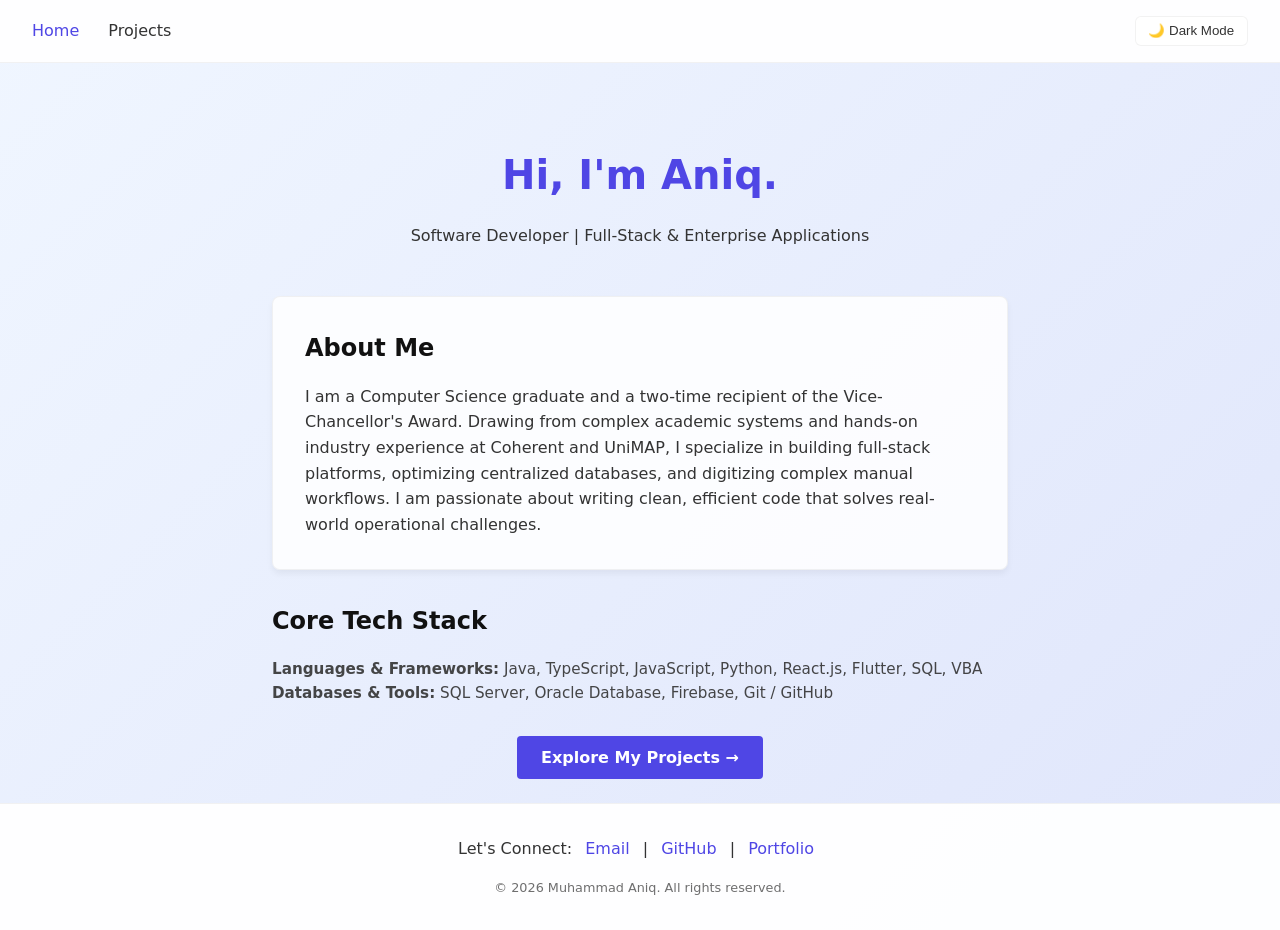
<file: index.html>
<!DOCTYPE html>
<html lang="en">
<head>
  <meta charset="UTF-8">
  <meta name="viewport" content="width=device-width, initial-scale=1.0">
  <title>Muhammad Aniq | Software Developer</title>
  <link rel="stylesheet" href="style.css">
</head>
<body>

  <header>
    <nav>
      <a href="index.html" class="active">Home</a>
      <a href="project.html">Projects</a>
    </nav>
    <button id="theme-toggle">🌙 Dark Mode</button>
  </header>

  <div class="container">
    <div class="hero">
      <h1>Hi, I'm Aniq.</h1>
      <p>Software Developer | Full-Stack & Enterprise Applications</p>
    </div>
    
    <div class="about-card">
      <h2>About Me</h2>
      <p>I am a Computer Science graduate and a two-time recipient of the Vice-Chancellor's Award. Drawing from complex academic systems and hands-on industry experience at Coherent and UniMAP, I specialize in building full-stack platforms, optimizing centralized databases, and digitizing complex manual workflows. I am passionate about writing clean, efficient code that solves real-world operational challenges.</p>
    </div>

    <!-- Quick Tech Stack Teaser -->
    <div class="skills-teaser" style="margin-top: 2rem;">
      <h2>Core Tech Stack</h2>
      <p style="font-size: 0.95rem; opacity: 0.9;"><strong>Languages & Frameworks:</strong> Java, TypeScript, JavaScript, Python, React.js, Flutter, SQL, VBA</p>
      <p style="font-size: 0.95rem; opacity: 0.9;"><strong>Databases & Tools:</strong> SQL Server, Oracle Database, Firebase, Git / GitHub</p>
    </div>

    <!-- Call to Action -->
    <div class="cta-section" style="margin-top: 2.5rem; text-align: center;">
      <a href="project.html" class="btn" style="padding: 0.75rem 1.5rem; background: var(--accent-color, #0066cc); color: white; text-decoration: none; border-radius: 4px; font-weight: bold;">Explore My Projects &rarr;</a>
    </div>
  </div>

  <footer>
    <p>Let's Connect: <a href="mailto:muhdaniq.salleh@gmail.com">Email</a> | <a href="https://github.com/aniqizudin" target="_blank">GitHub</a> | <a href="https://aniqizudin.github.io/portfolio/" target="_blank">Portfolio</a></p>
    <p style="font-size: 0.8rem; margin-top: 1rem; opacity: 0.7;">© 2026 Muhammad Aniq. All rights reserved.</p>
  </footer>

  <script src="script.js"></script>
</body>
</html>
</file>
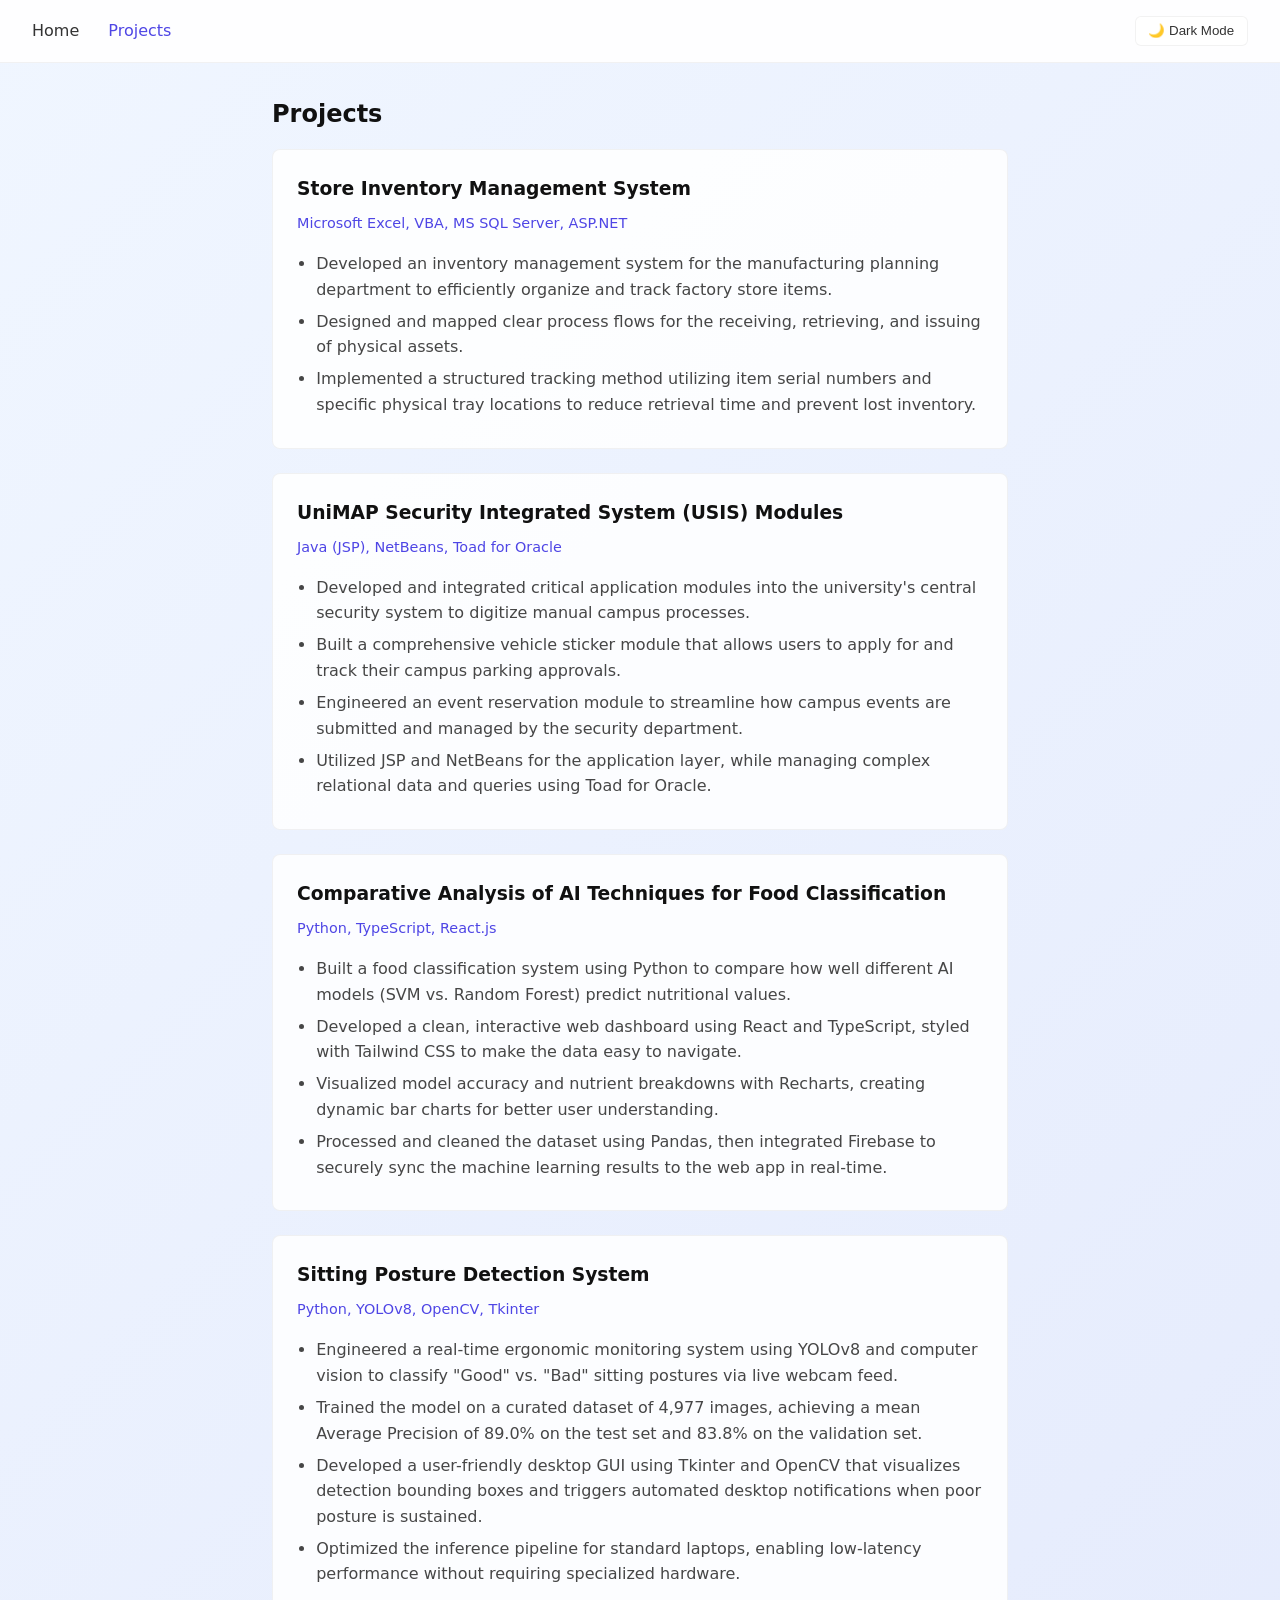
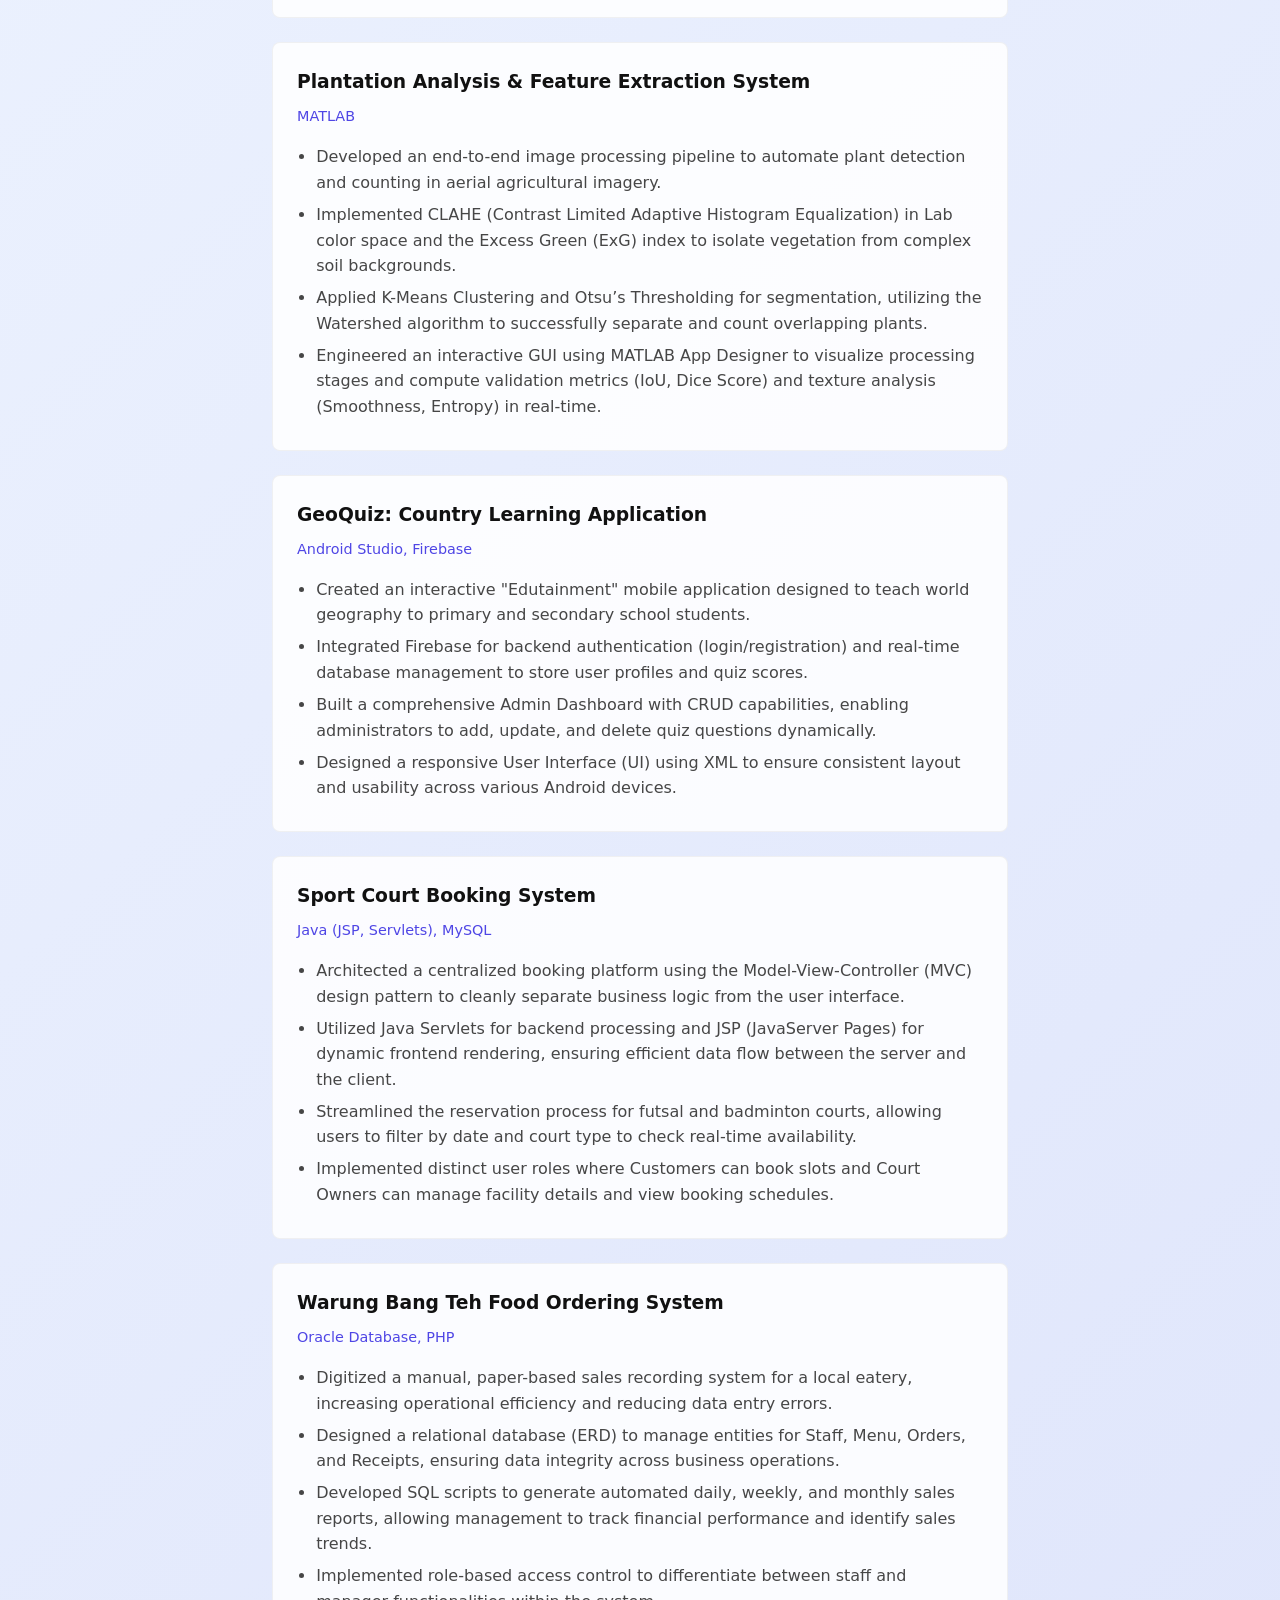
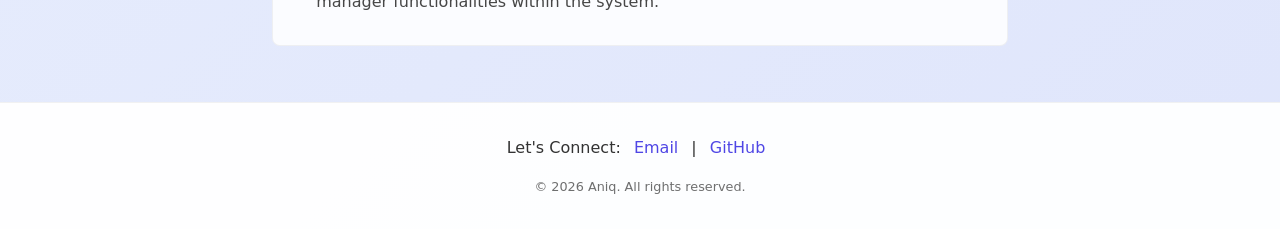
<file: project.html>
<!DOCTYPE html>
<html lang="en">
<head>
  <meta charset="UTF-8">
  <meta name="viewport" content="width=device-width, initial-scale=1.0">
  <title>Aniq | Projects</title>
  <link rel="stylesheet" href="style.css">
  <style>
    /* A quick addition to make bullet points look clean inside the cards */
    .project ul { margin-top: 0.8rem; padding-left: 1.2rem; }
    .project li { margin-bottom: 0.4rem; color: var(--text-color); opacity: 0.9; }
    .tech-stack { font-size: 0.9rem; color: var(--accent-color); font-weight: 500; margin-top: -0.5rem; margin-bottom: 1rem; }
  </style>
</head>
<body>

  <header>
    <nav>
      <a href="index.html">Home</a>
      <a href="project.html" class="active">Projects</a>
    </nav>
    <button id="theme-toggle">🌙 Dark Mode</button>
  </header>

  <div class="container">
    <h2>Projects</h2>
    
    <div class="project">
      <h3>Store Inventory Management System</h3>
      <p class="tech-stack">Microsoft Excel, VBA, MS SQL Server, ASP.NET</p>
      <ul>
        <li>Developed an inventory management system for the manufacturing planning department to efficiently organize and track factory store items.</li>
        <li>Designed and mapped clear process flows for the receiving, retrieving, and issuing of physical assets.</li>
        <li>Implemented a structured tracking method utilizing item serial numbers and specific physical tray locations to reduce retrieval time and prevent lost inventory.</li>
      </ul>
    </div>

    <div class="project">
      <h3>UniMAP Security Integrated System (USIS) Modules</h3>
      <p class="tech-stack">Java (JSP), NetBeans, Toad for Oracle</p>
      <ul>
        <li>Developed and integrated critical application modules into the university's central security system to digitize manual campus processes.</li>
        <li>Built a comprehensive vehicle sticker module that allows users to apply for and track their campus parking approvals.</li>
        <li>Engineered an event reservation module to streamline how campus events are submitted and managed by the security department.</li>
        <li>Utilized JSP and NetBeans for the application layer, while managing complex relational data and queries using Toad for Oracle.</li>
      </ul>
    </div>

    <div class="project">
      <h3>Comparative Analysis of AI Techniques for Food Classification</h3>
      <p class="tech-stack">Python, TypeScript, React.js</p>
      <ul>
        <li>Built a food classification system using Python to compare how well different AI models (SVM vs. Random Forest) predict nutritional values.</li>
        <li>Developed a clean, interactive web dashboard using React and TypeScript, styled with Tailwind CSS to make the data easy to navigate.</li>
        <li>Visualized model accuracy and nutrient breakdowns with Recharts, creating dynamic bar charts for better user understanding.</li>
        <li>Processed and cleaned the dataset using Pandas, then integrated Firebase to securely sync the machine learning results to the web app in real-time.</li>
      </ul>
    </div>
    
    <div class="project">
      <h3>Sitting Posture Detection System</h3>
      <p class="tech-stack">Python, YOLOv8, OpenCV, Tkinter</p>
      <ul>
        <li>Engineered a real-time ergonomic monitoring system using YOLOv8 and computer vision to classify "Good" vs. "Bad" sitting postures via live webcam feed.</li>
        <li>Trained the model on a curated dataset of 4,977 images, achieving a mean Average Precision of 89.0% on the test set and 83.8% on the validation set.</li>
        <li>Developed a user-friendly desktop GUI using Tkinter and OpenCV that visualizes detection bounding boxes and triggers automated desktop notifications when poor posture is sustained.</li>
        <li>Optimized the inference pipeline for standard laptops, enabling low-latency performance without requiring specialized hardware.</li>
      </ul>
    </div>
    
    <div class="project">
      <h3>Plantation Analysis & Feature Extraction System</h3>
      <p class="tech-stack">MATLAB</p>
      <ul>
        <li>Developed an end-to-end image processing pipeline to automate plant detection and counting in aerial agricultural imagery.</li>
        <li>Implemented CLAHE (Contrast Limited Adaptive Histogram Equalization) in Lab color space and the Excess Green (ExG) index to isolate vegetation from complex soil backgrounds.</li>
        <li>Applied K-Means Clustering and Otsu’s Thresholding for segmentation, utilizing the Watershed algorithm to successfully separate and count overlapping plants.</li>
        <li>Engineered an interactive GUI using MATLAB App Designer to visualize processing stages and compute validation metrics (IoU, Dice Score) and texture analysis (Smoothness, Entropy) in real-time.</li>
      </ul>
    </div>

    <div class="project">
      <h3>GeoQuiz: Country Learning Application</h3>
      <p class="tech-stack">Android Studio, Firebase</p>
      <ul>
        <li>Created an interactive "Edutainment" mobile application designed to teach world geography to primary and secondary school students.</li>
        <li>Integrated Firebase for backend authentication (login/registration) and real-time database management to store user profiles and quiz scores.</li>
        <li>Built a comprehensive Admin Dashboard with CRUD capabilities, enabling administrators to add, update, and delete quiz questions dynamically.</li>
        <li>Designed a responsive User Interface (UI) using XML to ensure consistent layout and usability across various Android devices.</li>
      </ul>
    </div>

    <div class="project">
      <h3>Sport Court Booking System</h3>
      <p class="tech-stack">Java (JSP, Servlets), MySQL</p>
      <ul>
        <li>Architected a centralized booking platform using the Model-View-Controller (MVC) design pattern to cleanly separate business logic from the user interface.</li>
        <li>Utilized Java Servlets for backend processing and JSP (JavaServer Pages) for dynamic frontend rendering, ensuring efficient data flow between the server and the client.</li>
        <li>Streamlined the reservation process for futsal and badminton courts, allowing users to filter by date and court type to check real-time availability.</li>
        <li>Implemented distinct user roles where Customers can book slots and Court Owners can manage facility details and view booking schedules.</li>
      </ul>
    </div>

    <div class="project">
      <h3>Warung Bang Teh Food Ordering System</h3>
      <p class="tech-stack">Oracle Database, PHP</p>
      <ul>
        <li>Digitized a manual, paper-based sales recording system for a local eatery, increasing operational efficiency and reducing data entry errors.</li>
        <li>Designed a relational database (ERD) to manage entities for Staff, Menu, Orders, and Receipts, ensuring data integrity across business operations.</li>
        <li>Developed SQL scripts to generate automated daily, weekly, and monthly sales reports, allowing management to track financial performance and identify sales trends.</li>
        <li>Implemented role-based access control to differentiate between staff and manager functionalities within the system.</li>
      </ul>
    </div>

  </div>

  <footer>
    <p>Let's Connect: <a href="mailto:muhdaniq.salleh@email.com">Email</a> | <a href="https://github.com/aniqizudin">GitHub</a></p>
    <p style="font-size: 0.8rem; margin-top: 1rem; opacity: 0.7;">© 2026 Aniq. All rights reserved.</p>
  </footer>

  <script src="script.js"></script>
</body>
</html>
</file>
<file: style.css>
:root {
  /* Stronger blue and indigo gradient for light mode */
  --bg-gradient: linear-gradient(-45deg, #f0f6ff, #90bff9, #dae0fa, #f0f6ff);
  --text-color: #333;
  --heading-color: #111;
  --card-bg: rgba(255, 255, 255, 0.85); /* Keeps the cards clean and white */
  --card-border: rgba(0,0,0,0.05);
  --accent-color: #4f46e5; 
  --header-bg: rgba(255, 255, 255, 0.95);
  --shadow: rgba(0,0,0,0.05);
}

.dark-mode {
  /* Deep, rich gradient for dark mode */
  --bg-gradient: linear-gradient(-45deg, #121212, #1e1b4b, #312e81, #121212);
  --text-color: #a0aec0;
  --heading-color: #f7fafc;
  --card-bg: rgba(30, 30, 30, 0.85);
  --card-border: rgba(255,255,255,0.05);
  --accent-color: #818cf8;
  --header-bg: rgba(26, 32, 44, 0.95);
  --shadow: rgba(0,0,0,0.2);
}

@keyframes gradientBG {
  0% { background-position: 0% 50%; }
  50% { background-position: 100% 50%; }
  100% { background-position: 0% 50%; }
}

* { margin: 0; padding: 0; box-sizing: border-box; }

body { 
  font-family: system-ui, -apple-system, sans-serif; 
  line-height: 1.6; 
  color: var(--text-color); 
  
/* The Animation Magic */
  background-image: var(--bg-gradient);
  background-size: 400% 400%;
  animation: gradientBG 10s ease infinite;
  
  transition: color 0.3s; /* Removed background transition so the animation runs smoothly */
  display: flex;
  flex-direction: column;
  min-height: 100vh;
}

.container { max-width: 800px; margin: 0 auto; padding: 2rem; flex: 1; width: 100%; }

h1, h2, h3 { color: var(--heading-color); margin-bottom: 1rem; }

/* Header & Nav */
header {
  background: var(--header-bg);
  border-bottom: 1px solid var(--card-border);
  padding: 1rem 2rem;
  display: flex;
  justify-content: space-between;
  align-items: center;
}
nav a { color: var(--text-color); text-decoration: none; margin-right: 1.5rem; font-weight: 500; }
nav a:hover, nav a.active { color: var(--accent-color); }

#theme-toggle {
  background: var(--card-bg); color: var(--text-color); border: 1px solid var(--card-border);
  padding: 0.4rem 0.8rem; border-radius: 6px; cursor: pointer;
}

/* Content */
.hero { text-align: center; margin: 3rem 0; }
.hero h1 { font-size: 2.5rem; color: var(--accent-color); }
.about-card { background: var(--card-bg); padding: 2rem; border-radius: 8px; border: 1px solid var(--card-border); box-shadow: 0 4px 6px var(--shadow); }

.project { 
  margin-bottom: 1.5rem; padding: 1.5rem; background: var(--card-bg); 
  border: 1px solid var(--card-border); border-radius: 8px; transition: 0.2s; 
}
.project:hover { transform: translateY(-3px); border-color: var(--accent-color); box-shadow: 0 10px 20px var(--shadow); }

/* Footer */
footer { text-align: center; padding: 2rem; border-top: 1px solid var(--card-border); background: var(--header-bg); margin-top: auto; }
footer a { color: var(--accent-color); text-decoration: none; margin: 0 0.5rem; }
</file>
